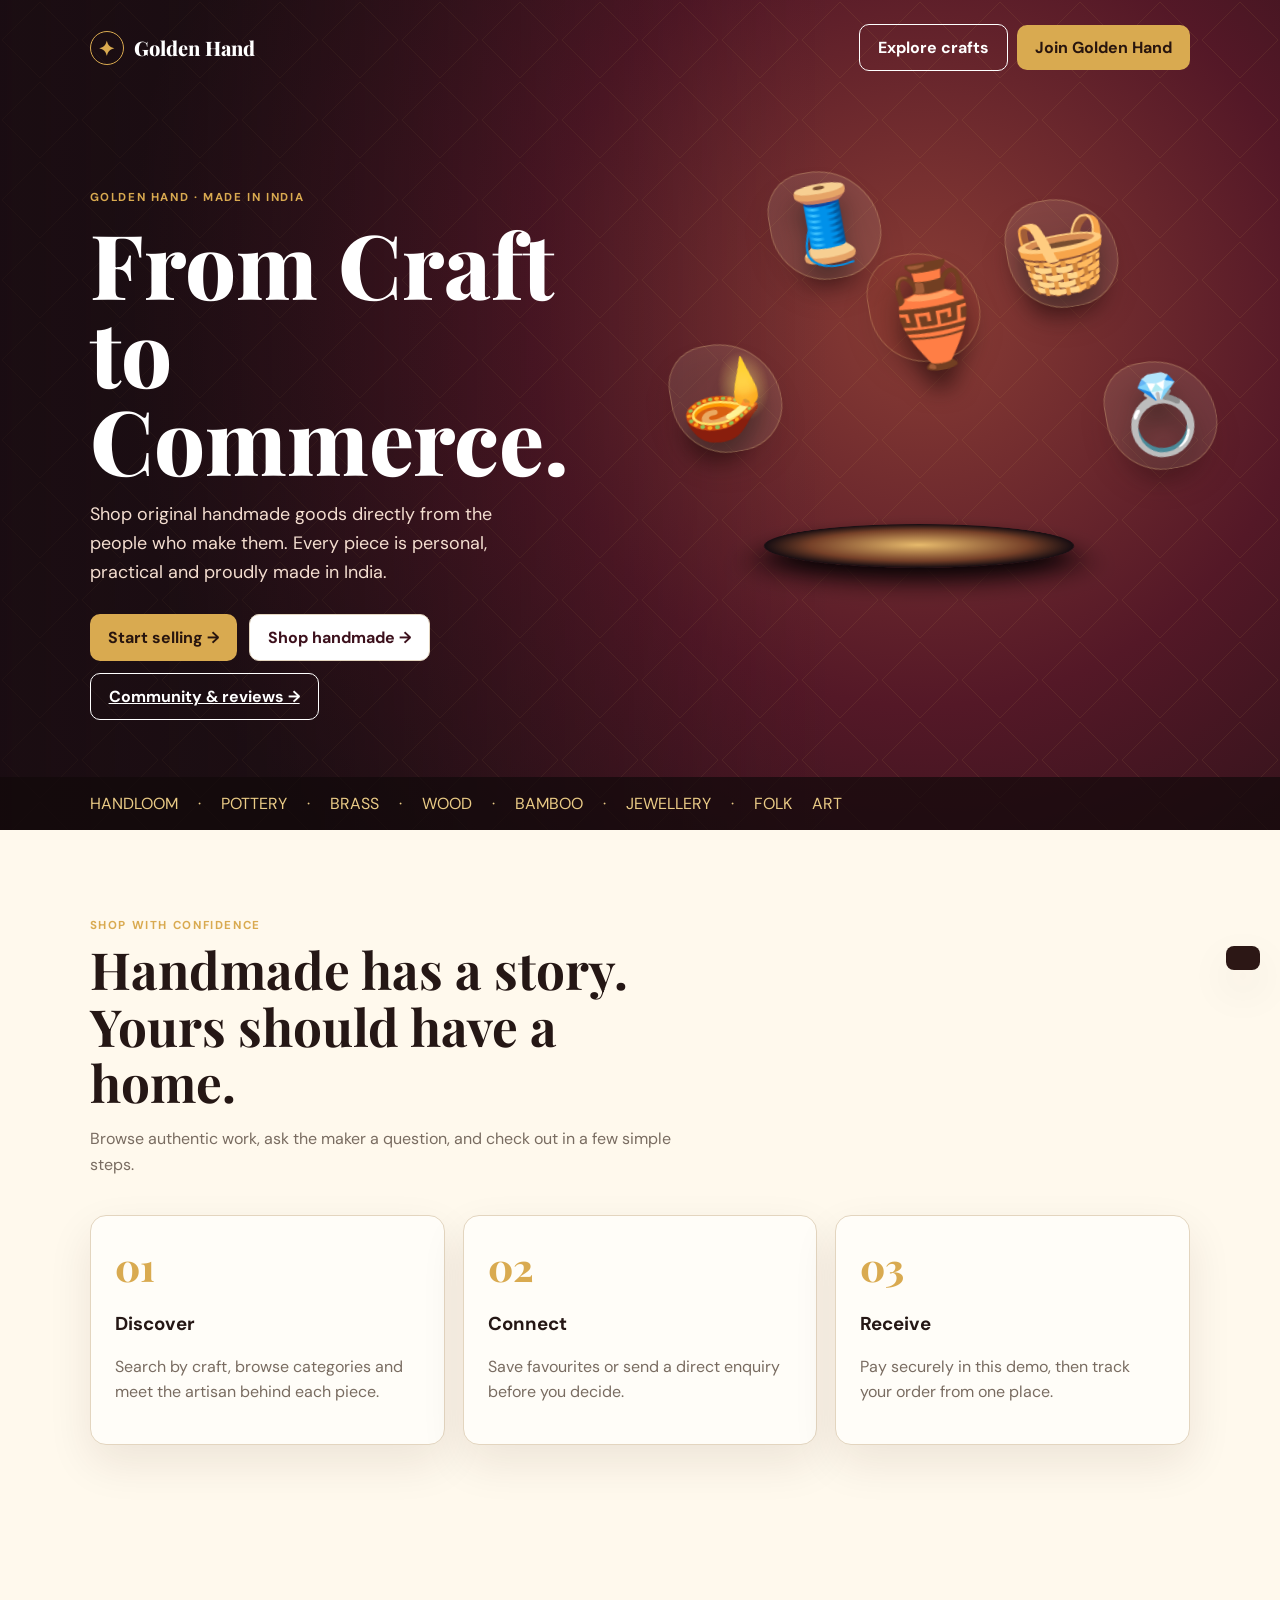
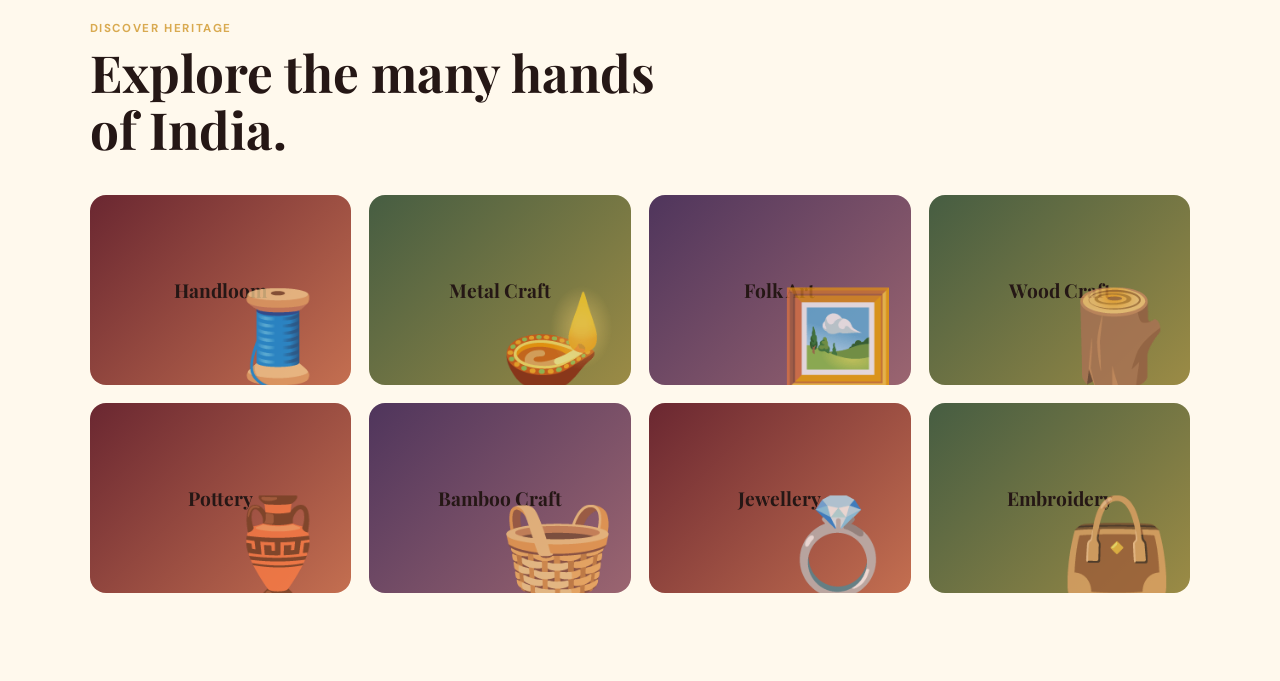
<file: index.html>
<!doctype html>
<html lang="en">
<head>
  <meta charset="UTF-8" />
  <meta name="viewport" content="width=device-width, initial-scale=1.0" />
  <meta name="description" content="Golden Hand — a marketplace for handmade Indian crafts" />
  <meta name="theme-color" content="#3c101c" />
  <title>Golden Hand | Handmade Marketplace</title>
  <link rel="preconnect" href="https://fonts.googleapis.com" />
  <link rel="preconnect" href="https://fonts.gstatic.com" crossorigin />
  <link href="https://fonts.googleapis.com/css2?family=DM+Sans:wght@400;500;600;700;800&family=Playfair+Display:wght@600;700;800&display=swap" rel="stylesheet" />
  <link rel="stylesheet" href="styles.css" />
</head>
<body>
  <div id="toast" role="status" aria-live="polite"></div>
  <main id="app"></main>
  <script src="app.js"></script>
</body>
</html>
</file>
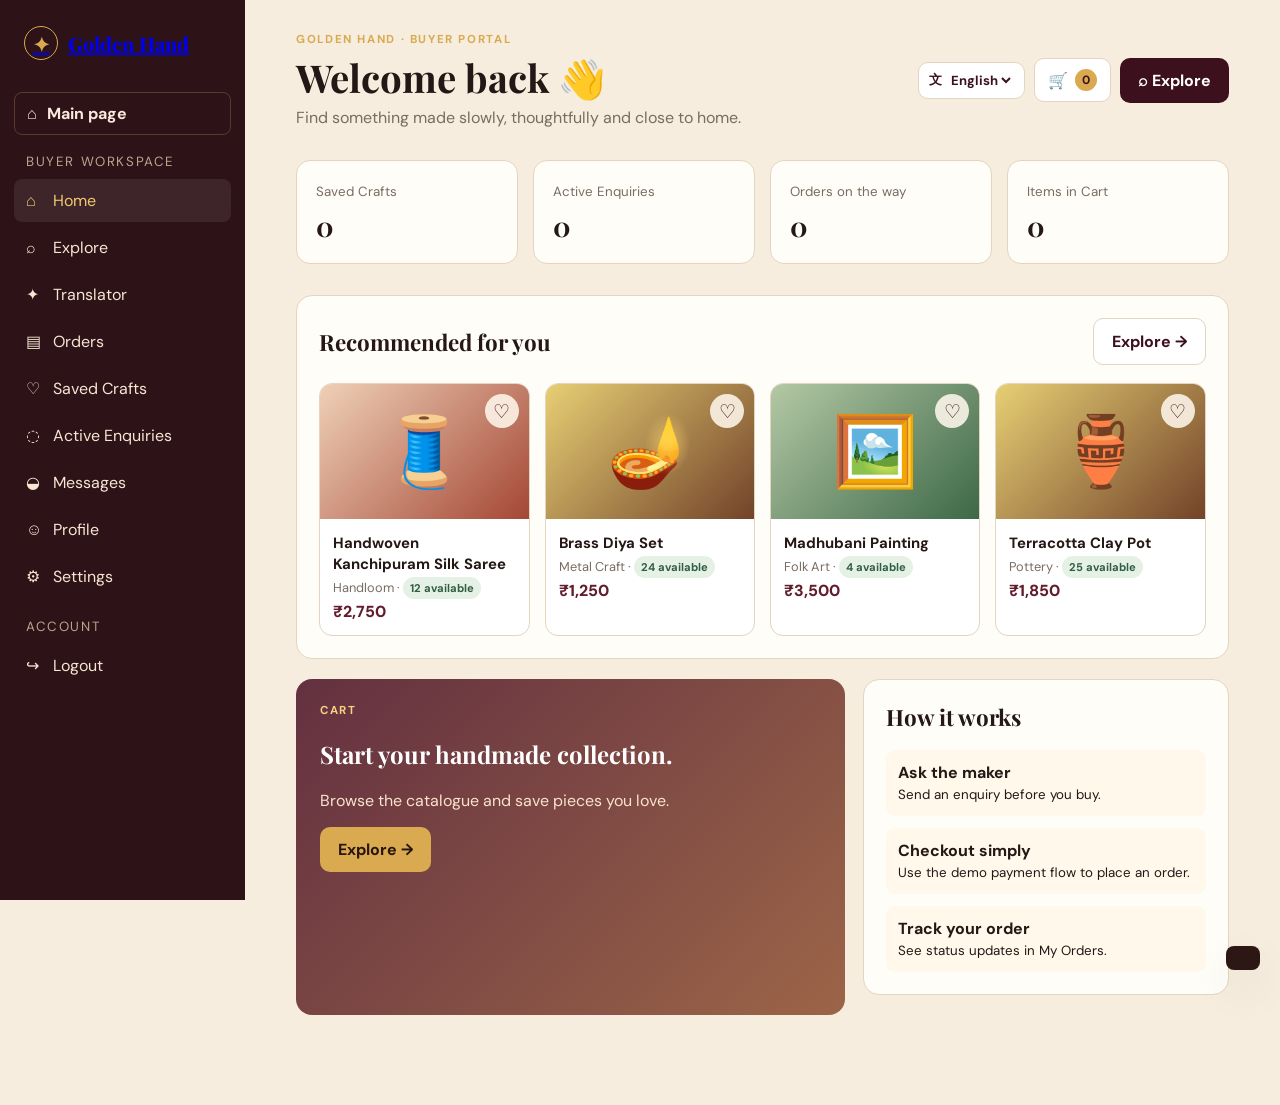
<file: buyer.html>
<!doctype html>
<html lang="en">
<head>
  <meta charset="UTF-8" />
  <meta name="viewport" content="width=device-width, initial-scale=1.0" />
  <meta name="description" content="Golden Hand buyer marketplace" />
  <meta name="theme-color" content="#3c101c" />
  <title>Buyer Dashboard — Golden Hand</title>
  <link rel="preconnect" href="https://fonts.googleapis.com" />
  <link rel="preconnect" href="https://fonts.gstatic.com" crossorigin />
  <link href="https://fonts.googleapis.com/css2?family=DM+Sans:wght@400;500;600;700;800&family=Playfair+Display:wght@600;700;800&display=swap" rel="stylesheet" />
  <link rel="stylesheet" href="styles.css" />
</head>
<body data-role="buyer">
  <div id="toast" role="status"></div>
  <main id="app"></main>
  <script src="app.js"></script>
</body>
</html>
</file>
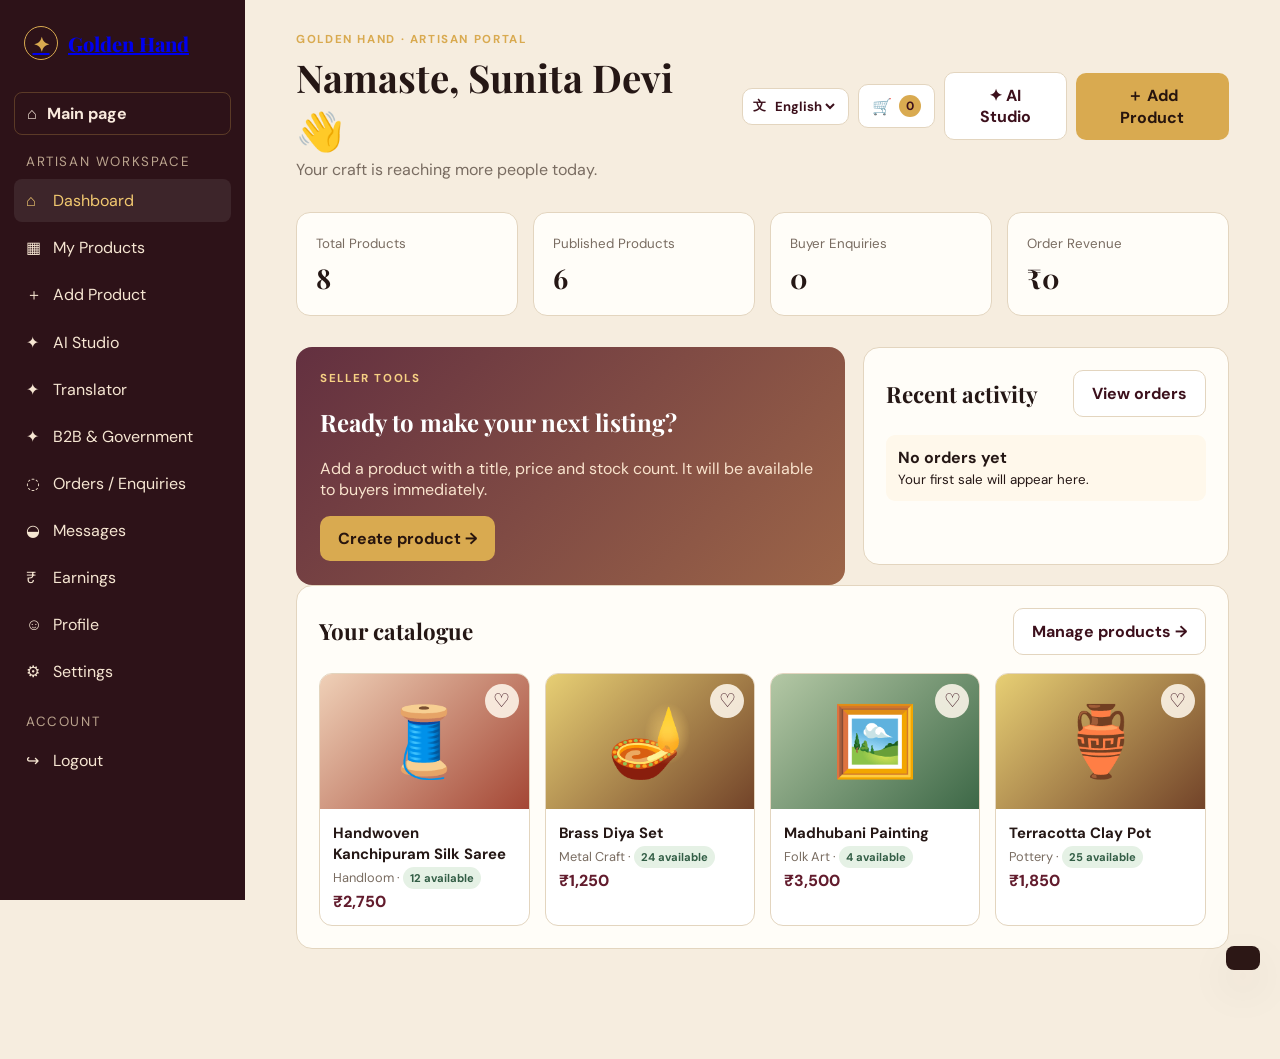
<file: seller.html>
<!doctype html>
<html lang="en">
<head>
  <meta charset="UTF-8" />
  <meta name="viewport" content="width=device-width, initial-scale=1.0" />
  <meta name="description" content="Golden Hand artisan workspace" />
  <meta name="theme-color" content="#3c101c" />
  <title>Seller Dashboard — Golden Hand</title>
  <link rel="preconnect" href="https://fonts.googleapis.com" />
  <link rel="preconnect" href="https://fonts.gstatic.com" crossorigin />
  <link href="https://fonts.googleapis.com/css2?family=DM+Sans:wght@400;500;600;700&family=Playfair+Display:wght@600;700;800&display=swap" rel="stylesheet" />
  <link rel="stylesheet" href="styles.css" />
</head>
<body data-role="seller">
  <div id="toast" role="status"></div>
  <main id="app"></main>
  <script src="app.js"></script>
</body>
</html>
</file>
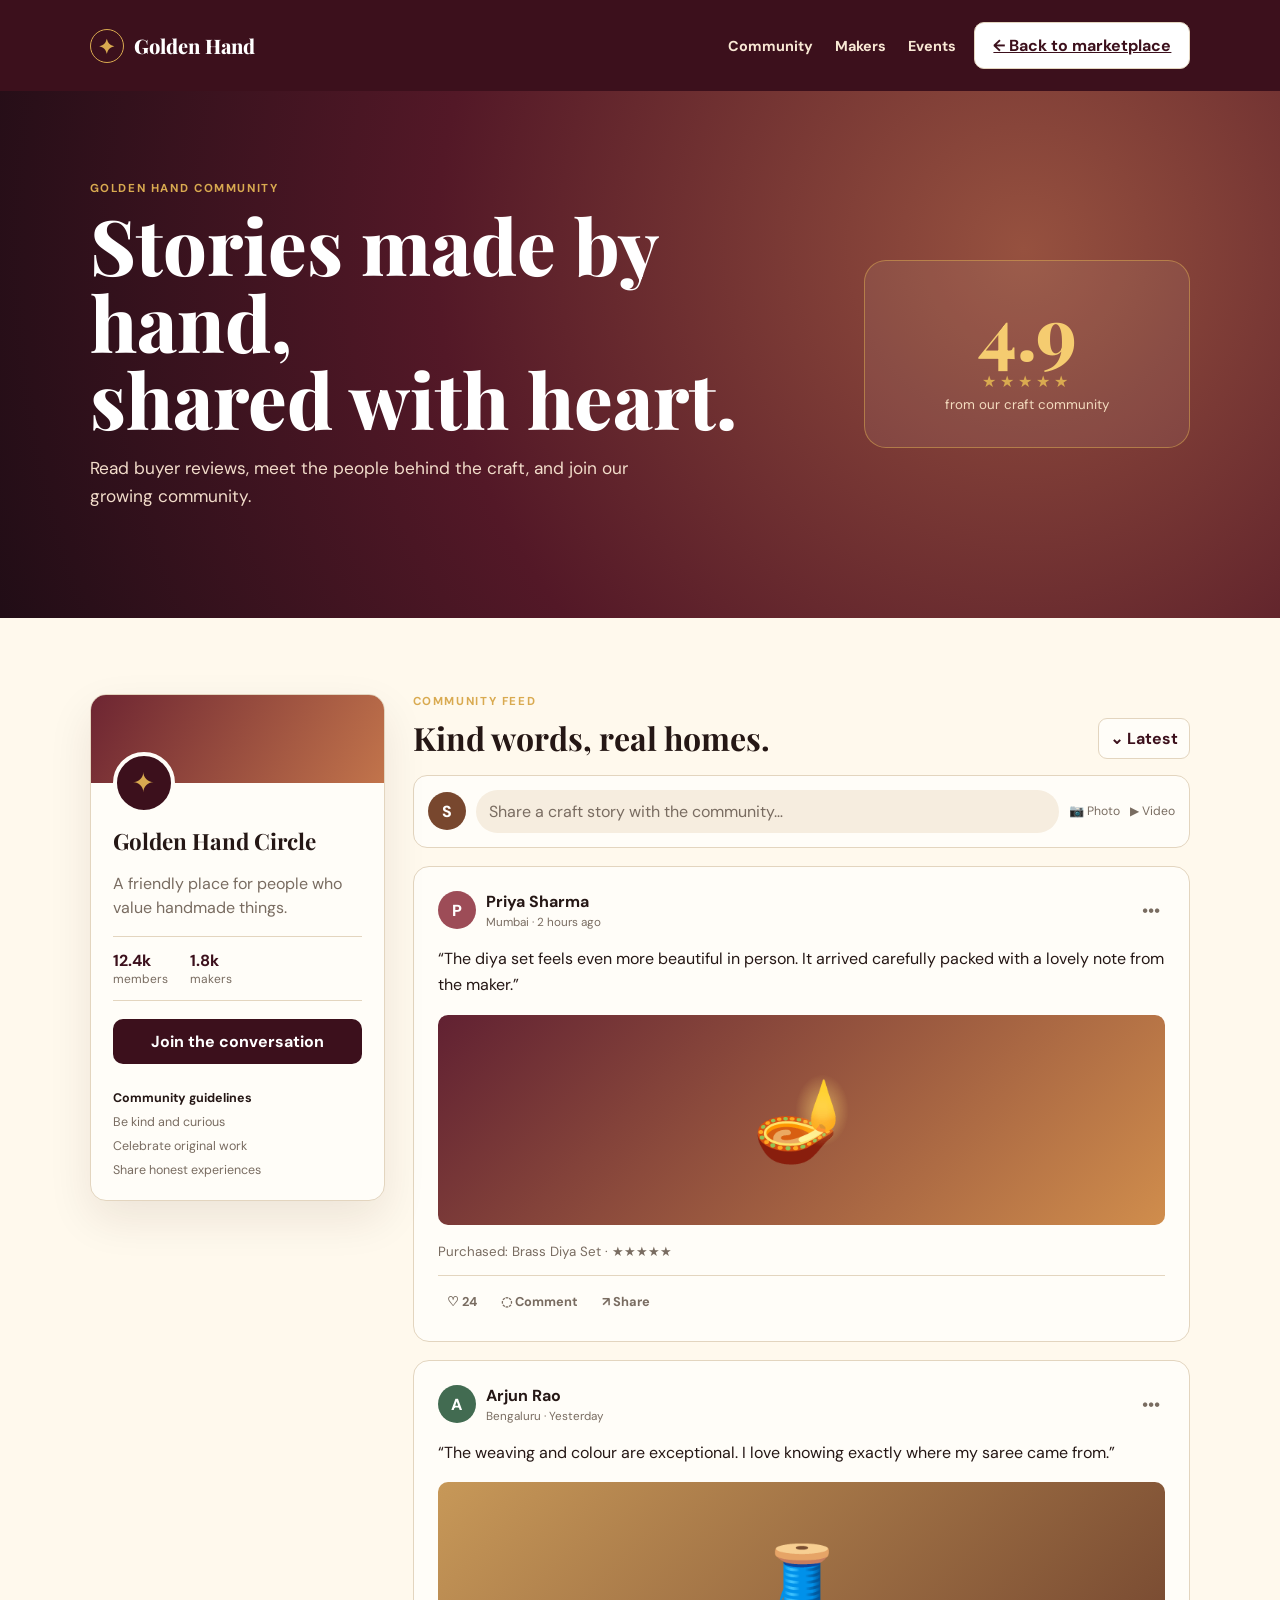
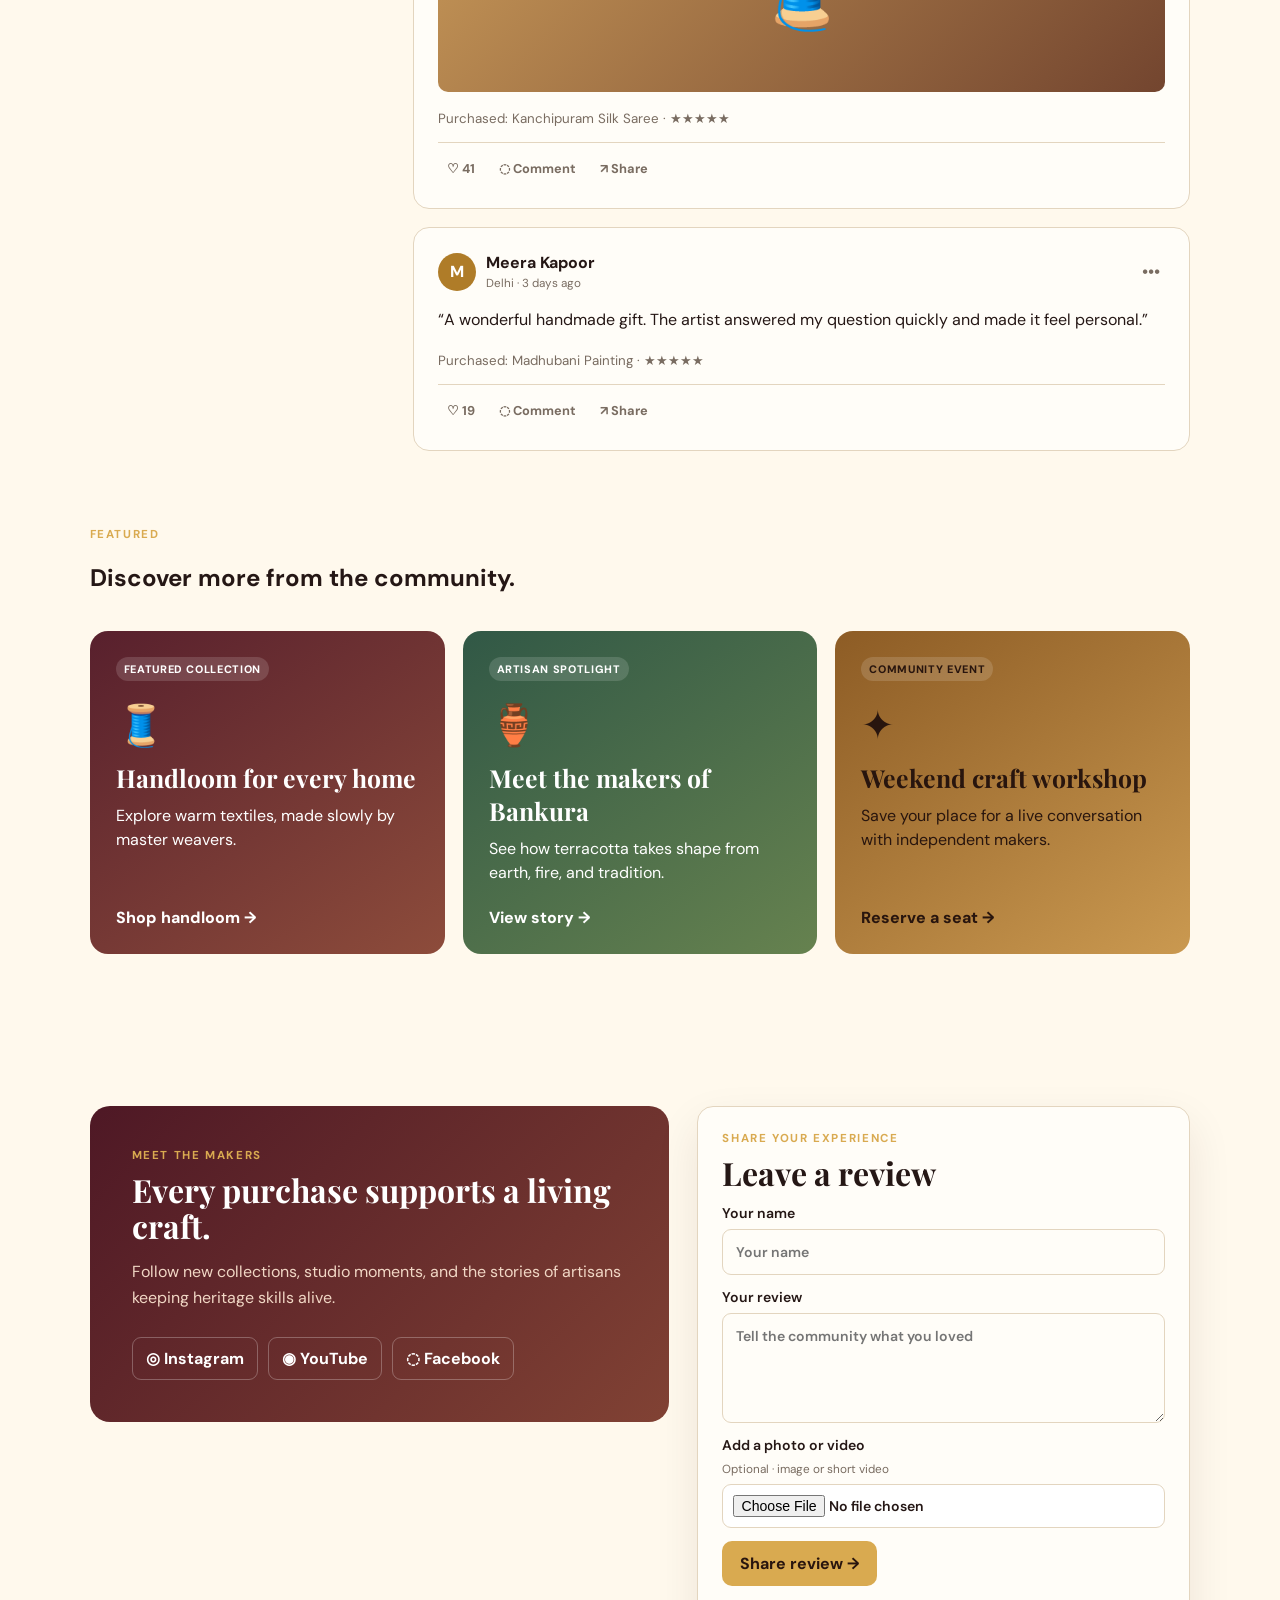
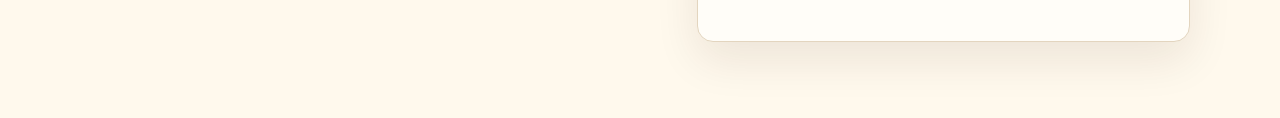
<file: social.html>
<!doctype html>
<html lang="en">
<head>
  <meta charset="UTF-8" />
  <meta name="viewport" content="width=device-width, initial-scale=1.0" />
  <meta name="description" content="Golden Hand community reviews and artisan stories" />
  <title>Community & Reviews — Golden Hand</title>
  <link rel="preconnect" href="https://fonts.googleapis.com" />
  <link rel="preconnect" href="https://fonts.gstatic.com" crossorigin />
  <link href="https://fonts.googleapis.com/css2?family=DM+Sans:wght@400;500;600;700;800&family=Playfair+Display:wght@600;700;800&display=swap" rel="stylesheet" />
  <link rel="stylesheet" href="styles.css" />
</head>
<body class="social-page">
  <header class="social-header">
    <a class="logo" href="index.html"><span class="logo-mark">✦</span> Golden Hand</a>
    <nav class="community-nav" aria-label="Community navigation"><a href="#reviews">Community</a><a href="#makers">Makers</a><a href="#events">Events</a></nav>
    <a class="btn btn-light" href="index.html">← Back to marketplace</a>
  </header>
  <main>
    <section class="social-hero">
      <div>
        <div class="eyebrow">Golden Hand community</div>
        <h1>Stories made by hand,<br>shared with heart.</h1>
        <p>Read buyer reviews, meet the people behind the craft, and join our growing community.</p>
      </div>
      <div class="community-score" aria-label="Rated 4.9 out of 5"><b>4.9</b><span>★★★★★</span><small>from our craft community</small></div>
    </section>

    <section class="social-section community-layout" id="reviews">
      <aside class="community-sidebar">
        <div class="community-cover"></div><div class="community-avatar">✦</div><h2>Golden Hand Circle</h2><p>A friendly place for people who value handmade things.</p><div class="community-meta"><span><b>12.4k</b> members</span><span><b>1.8k</b> makers</span></div><button class="btn btn-dark" type="button" onclick="document.querySelector('#review-name').focus()">Join the conversation</button>
        <div class="community-rules"><b>Community guidelines</b><span>Be kind and curious</span><span>Celebrate original work</span><span>Share honest experiences</span></div>
      </aside>
      <div class="community-feed">
        <div class="feed-heading"><div><div class="eyebrow">Community feed</div><h2>Kind words, real homes.</h2></div><button class="feed-filter" type="button">⌄ Latest</button></div>
        <div class="composer"><div class="member-avatar avatar-sun">S</div><button type="button" onclick="document.querySelector('#review-name').focus()">Share a craft story with the community…</button><span>📷 Photo</span><span>▶ Video</span></div>
        <div class="review-grid">
          <article class="review-card social-post"><div class="post-author"><div class="member-avatar avatar-rose">P</div><div><b>Priya Sharma</b><small>Mumbai · 2 hours ago</small></div><button aria-label="More options">•••</button></div><p>“The diya set feels even more beautiful in person. It arrived carefully packed with a lovely note from the maker.”</p><div class="post-photo diya-photo">🪔</div><small>Purchased: Brass Diya Set · ★★★★★</small><div class="post-actions"><button type="button" onclick="toggleReaction(this)">♡ <span>24</span></button><button type="button">◌ Comment</button><button type="button">↗ Share</button></div></article>
          <article class="review-card social-post"><div class="post-author"><div class="member-avatar avatar-green">A</div><div><b>Arjun Rao</b><small>Bengaluru · Yesterday</small></div><button aria-label="More options">•••</button></div><p>“The weaving and colour are exceptional. I love knowing exactly where my saree came from.”</p><div class="post-photo textile-photo">🧵</div><small>Purchased: Kanchipuram Silk Saree · ★★★★★</small><div class="post-actions"><button type="button" onclick="toggleReaction(this)">♡ <span>41</span></button><button type="button">◌ Comment</button><button type="button">↗ Share</button></div></article>
          <article class="review-card social-post"><div class="post-author"><div class="member-avatar avatar-gold">M</div><div><b>Meera Kapoor</b><small>Delhi · 3 days ago</small></div><button aria-label="More options">•••</button></div><p>“A wonderful handmade gift. The artist answered my question quickly and made it feel personal.”</p><small>Purchased: Madhubani Painting · ★★★★★</small><div class="post-actions"><button type="button" onclick="toggleReaction(this)">♡ <span>19</span></button><button type="button">◌ Comment</button><button type="button">↗ Share</button></div></article>
        </div>
      </div>
    </section>

    <section class="social-section social-promotions" id="events">
      <div class="section-head"><div class="eyebrow">Featured</div><h2>Discover more from the community.</h2></div>
      <div class="ad-grid">
        <article class="ad-card"><span class="ad-label">Featured collection</span><div class="ad-icon">🧵</div><h3>Handloom for every home</h3><p>Explore warm textiles, made slowly by master weavers.</p><a href="buyer.html">Shop handloom →</a></article>
        <article class="ad-card ad-card-green"><span class="ad-label">Artisan spotlight</span><div class="ad-icon">🏺</div><h3>Meet the makers of Bankura</h3><p>See how terracotta takes shape from earth, fire, and tradition.</p><a href="buyer.html">View story →</a></article>
        <article class="ad-card ad-card-gold"><span class="ad-label">Community event</span><div class="ad-icon">✦</div><h3>Weekend craft workshop</h3><p>Save your place for a live conversation with independent makers.</p><a href="#community">Reserve a seat →</a></article>
      </div>
    </section>

    <section class="social-section social-split" id="makers">
      <article class="social-feature"><div class="eyebrow">Meet the makers</div><h2>Every purchase supports a living craft.</h2><p>Follow new collections, studio moments, and the stories of artisans keeping heritage skills alive.</p><div class="social-links"><a href="#community">◎ Instagram</a><a href="#community">◉ YouTube</a><a href="#community">◌ Facebook</a></div></article>
      <form class="review-form" id="community" onsubmit="addReview(event)">
        <div class="eyebrow">Share your experience</div><h2>Leave a review</h2>
        <label class="field">Your name<input required id="review-name" maxlength="50" placeholder="Your name" /></label>
        <label class="field">Your review<textarea required id="review-text" maxlength="280" placeholder="Tell the community what you loved"></textarea></label>
        <label class="field">Add a photo or video <small>Optional · image or short video</small><input id="review-media" type="file" accept="image/*,video/*" onchange="previewReviewMedia(this)" /></label>
        <div class="media-preview" id="media-preview" hidden></div>
        <button class="btn btn-gold" type="submit">Share review →</button>
        <p class="review-note" id="review-note" aria-live="polite"></p>
      </form>
    </section>
  </main>
  <script>
    function addReview(event) {
      event.preventDefault();
      const name = document.querySelector('#review-name').value.trim();
      const text = document.querySelector('#review-text').value.trim();
      const file = document.querySelector('#review-media').files[0];
      const card = document.createElement('article');
      card.className = 'review-card';
      card.innerHTML = `<div class="review-top"><b></b><span>★★★★★</span></div><p></p><div class="review-media"></div><small>Shared with the Golden Hand community</small>`;
      card.querySelector('b').textContent = name;
      card.querySelector('p').textContent = `“${text}”`;
      if (file) {
        const media = file.type.startsWith('video/') ? document.createElement('video') : document.createElement('img');
        media.src = URL.createObjectURL(file);
        media.alt = file.type.startsWith('image/') ? `Review shared by ${name}` : '';
        if (media.tagName === 'VIDEO') media.controls = true;
        card.querySelector('.review-media').append(media);
      }
      document.querySelector('.community-feed .review-grid').prepend(card);
      event.currentTarget.reset();
      document.querySelector('#media-preview').replaceChildren();
      document.querySelector('#media-preview').hidden = true;
      document.querySelector('#review-note').textContent = 'Thank you — your review has been shared.';
    }
    function previewReviewMedia(input) {
      const preview = document.querySelector('#media-preview');
      preview.replaceChildren();
      const file = input.files[0];
      if (!file) { preview.hidden = true; return; }
      const media = file.type.startsWith('video/') ? document.createElement('video') : document.createElement('img');
      media.src = URL.createObjectURL(file);
      media.alt = file.type.startsWith('image/') ? 'Selected review attachment' : '';
      if (media.tagName === 'VIDEO') { media.controls = true; media.muted = true; }
      preview.append(media);
      preview.hidden = false;
    }
    function toggleReaction(button) {
      const count = button.querySelector('span');
      const liked = button.classList.toggle('liked');
      button.firstChild.textContent = liked ? '♥ ' : '♡ ';
      count.textContent = Number(count.textContent) + (liked ? 1 : -1);
    }
  </script>
</body>
</html>
</file>
<file: styles.css>
.upload-zone.dragover{border-color:var(--green);background:#e9f2e4;transform:scale(1.01)}
.language-picker{display:inline-flex;align-items:center;gap:5px;padding:8px 10px;border:1px solid var(--line);border-radius:10px;background:#fff;color:var(--wine);font-size:.82rem}.language-picker span{font-weight:800}.language-picker select{border:0;background:transparent;color:inherit;font-weight:700;max-width:105px}.language-picker select:focus{outline:0}@media(max-width:700px){.language-picker{padding:7px 8px}.language-picker select{max-width:82px;font-size:.72rem}.top-actions .ai-top-button{display:none}}
.auth:before{pointer-events:none}
:root{--ink:#251715;--maroon:#621c2d;--wine:#3c101c;--gold:#d9aa50;--cream:#fff9ed;--paper:#f6eddf;--clay:#bd6042;--green:#325d45;--purple:#5f477d;--line:#e3d5bf;--muted:#796c61;--shadow:0 18px 45px #35160f17}*{box-sizing:border-box}body{margin:0;background:var(--cream);color:var(--ink);font-family:'DM Sans',sans-serif}button,input,select,textarea{font:inherit}button{cursor:pointer;border:0}.eyebrow{font-size:.72rem;font-weight:700;letter-spacing:.14em;text-transform:uppercase;color:var(--gold)}.serif{font-family:'Playfair Display',serif}.logo{display:flex;align-items:center;gap:10px;font-family:'Playfair Display',serif;font-size:1.25rem;font-weight:800}.logo-mark{width:34px;height:34px;display:grid;place-items:center;border:1px solid var(--gold);border-radius:50%;color:var(--gold)}.btn{padding:12px 18px;border-radius:10px;font-weight:700;transition:.2s;display:inline-flex;align-items:center;justify-content:center;gap:8px}.btn:hover{transform:translateY(-2px)}.btn-gold{background:var(--gold);color:#28150e}.btn-dark{background:var(--wine);color:white}.btn-light{background:white;color:var(--wine);border:1px solid var(--line)}.btn-ghost{background:transparent;color:inherit;border:1px solid currentColor}.pattern{background-image:radial-gradient(circle at 50% 0,transparent 8px,#ffffff12 9px,transparent 10px);background-size:24px 24px}.public-nav{position:absolute;z-index:2;inset:0 0 auto;display:flex;justify-content:space-between;align-items:center;padding:24px 7%;color:white}.public-nav .logo{color:white}.nav-actions{display:flex;gap:9px;align-items:center}.hero{min-height:700px;position:relative;overflow:hidden;color:white;background:radial-gradient(circle at 72% 38%,#8a3d35 0,#541827 37%,#1f1014 76%)}.hero:after{content:'';position:absolute;inset:0;background:linear-gradient(90deg,#180b11aa 0%,transparent 65%),url("data:image/svg+xml,%3Csvg xmlns='http://www.w3.org/2000/svg' width='80' height='80'%3E%3Cpath d='M40 2L78 40 40 78 2 40Z' fill='none' stroke='%23d9aa5019'/%3E%3C/svg%3E");pointer-events:none}.hero-copy{position:relative;z-index:1;width:min(580px,90%);padding:190px 0 110px;margin-left:7%}.hero h1{font:800 clamp(3rem,7vw,6.2rem)/.98 'Playfair Display',serif;margin:14px 0}.hero p{color:#f4ded0;max-width:460px;font-size:1.12rem;line-height:1.6}.hero-buttons{display:flex;gap:12px;margin-top:28px;flex-wrap:wrap}.scene{position:absolute;z-index:1;right:4%;top:160px;width:min(49vw,620px);height:440px;perspective:900px}.platform{position:absolute;bottom:15px;left:25%;width:50%;height:80px;border-radius:50%;background:radial-gradient(ellipse,#e7bb6c,#754028 50%,#180e12 70%);transform:rotateX(68deg);box-shadow:0 22px 36px #090305}.craft{position:absolute;display:grid;place-items:center;filter:drop-shadow(0 18px 11px #210b0baa);animation:float 5s ease-in-out infinite}.craft span{display:grid;place-items:center;font-size:clamp(2.8rem,6vw,5.2rem);width:110px;height:110px;border-radius:38% 62% 45% 55%;background:#fff0d51c;border:1px solid #f9d78c44;backdrop-filter:blur(3px);transform:rotate(-10deg)}.c1{left:42%;top:92px;animation-delay:-2s}.c1 span{font-size:6.2rem;background:#c455361c}.c2{left:10%;top:183px;animation-delay:-3s}.c3{right:2%;top:200px;animation-delay:-1s}.c4{left:26%;top:10px}.c5{right:18%;top:38px;animation-delay:-4s}@keyframes float{50%{transform:translateY(-22px) rotate(5deg)}}.ticker{position:absolute;bottom:0;width:100%;z-index:2;padding:16px 7%;background:#12090bb5;color:#eacb86;word-spacing:16px}.section{padding:88px 7%;max-width:1500px;margin:auto}.section-head{max-width:610px;margin-bottom:38px}.section h2{font:700 clamp(2rem,4vw,3.4rem)/1.1 'Playfair Display',serif;margin:8px 0}.section-head p{color:var(--muted);line-height:1.6}.steps,.tool-grid,.craft-grid{display:grid;grid-template-columns:repeat(3,1fr);gap:18px}.card{background:#fffdf8;border:1px solid var(--line);border-radius:16px;padding:24px;box-shadow:var(--shadow)}.step-no{font:800 2.4rem 'Playfair Display',serif;color:var(--gold)}.card p{line-height:1.55;color:var(--muted)}.craft-grid{grid-template-columns:repeat(4,1fr)}.craft-card{min-height:190px;position:relative;overflow:hidden;padding:20px;background:linear-gradient(135deg,#6a2731,#c46f50);color:white;border-radius:16px}.craft-card:nth-child(2n){background:linear-gradient(135deg,#465d42,#9b8b45)}.craft-card:nth-child(3n){background:linear-gradient(135deg,#4f355c,#9b6570)}.craft-card b{font:700 1.2rem 'Playfair Display',serif}.craft-card span{position:absolute;right:15px;bottom:-14px;font-size:5.8rem;opacity:.75}.tool-grid{grid-template-columns:repeat(5,1fr)}.tool-grid .card{min-height:180px}.tool-icon{font-size:2rem}.cta{max-width:none;background:linear-gradient(125deg,#4b1622,#7d2931);color:white;text-align:center;border-radius:24px;margin:25px 7% 80px;padding:72px 22px;position:relative;overflow:hidden}.cta:before{content:'✦  ◆  ✦  ◆  ✦';letter-spacing:24px;color:#d9aa5036;font-size:5rem;position:absolute;inset:10px auto auto -15px;white-space:nowrap}.cta>*{position:relative}.cta h2{font:700 clamp(2rem,4vw,3.4rem) 'Playfair Display',serif;margin:0}.cta p{color:#efd9c2}.auth{min-height:100vh;display:grid;place-items:center;padding:25px;background:radial-gradient(circle at 70% 20%,#91443b,#3b101d 48%,#16090e)}.auth:before{content:'';position:fixed;inset:0;opacity:.27;background-image:linear-gradient(45deg,#d9aa50 1px,transparent 1px),linear-gradient(-45deg,#d9aa50 1px,transparent 1px);background-size:48px 48px}.auth-box{position:relative;width:min(100%,460px);padding:32px;border:1px solid #f0cb8055;border-radius:22px;background:#fffaf0ed;box-shadow:0 25px 65px #17050c80}.auth-box .logo{color:var(--wine);justify-content:center}.tagline{text-align:center;color:var(--muted);margin:4px 0 27px}.field{display:grid;gap:7px;margin:13px 0;font-size:.88rem;font-weight:600}.field input,.field select,.field textarea{width:100%;padding:13px;border:1px solid var(--line);border-radius:9px;background:#fffdf8;outline-color:var(--gold)}.auth-divider{display:flex;align-items:center;gap:10px;color:var(--muted);font-size:.8rem;margin:18px 0}.auth-divider:before,.auth-divider:after{content:'';height:1px;background:var(--line);flex:1}.forgot{font-size:.83rem;color:var(--maroon);float:right}.role-wrap{max-width:840px;text-align:center}.role-wrap h1{color:var(--wine)}.roles{display:grid;grid-template-columns:1fr 1fr;gap:20px;text-align:left;margin-top:27px}.role-card{padding:30px;border-radius:22px;border:1px solid var(--line);background:#fffaf0;box-shadow:var(--shadow)}.role-card.buyer{background:#faf5ff;border-color:#d9cbe9}.role-card .role-icon{font-size:3rem}.role-card h2{font-family:'Playfair Display',serif;margin:12px 0 5px}.role-card p{color:var(--muted);line-height:1.5;min-height:72px}.app-shell{min-height:100vh;display:flex;background:var(--paper)}.side{width:245px;background:#2d1218;color:#f9eadd;padding:26px 14px;position:fixed;height:100vh;z-index:5}.side .logo{padding:0 10px;margin-bottom:32px}.side small{display:block;color:#bba48e;margin:18px 12px 7px;text-transform:uppercase;letter-spacing:.12em}.side button{width:100%;text-align:left;color:#f6e6d2;background:transparent;padding:11px 12px;border-radius:8px;margin:2px 0}.side button:hover,.side button.active{background:#ffffff14;color:#f2c970}.side button span{display:inline-block;width:27px}.dashboard{margin-left:245px;width:calc(100% - 245px);padding:32px 4% 90px}.topbar{display:flex;justify-content:space-between;gap:15px;align-items:center;margin-bottom:32px}.topbar h1{font:700 clamp(1.8rem,3vw,2.6rem) 'Playfair Display',serif;margin:4px 0}.top-actions{display:flex;gap:9px;align-items:center}.language{border:1px solid var(--line);background:#fffaf0;border-radius:8px;padding:9px}.metrics{display:grid;grid-template-columns:repeat(4,1fr);gap:15px;margin-bottom:31px}.metric{padding:19px;border-radius:14px;background:#fffdf8;border:1px solid var(--line)}.metric b{font:700 1.7rem 'Playfair Display',serif;display:block;margin-top:7px}.metric small{color:var(--muted)}.panel{background:#fffdf8;border:1px solid var(--line);border-radius:16px;padding:22px;margin-bottom:20px}.panel-title{display:flex;justify-content:space-between;align-items:center;gap:12px;margin-bottom:18px}.panel-title h2{font:700 1.4rem 'Playfair Display',serif;margin:0}.product-grid{display:grid;grid-template-columns:repeat(4,1fr);gap:15px}.product{background:#fff;border:1px solid var(--line);border-radius:13px;overflow:hidden;transition:.2s}.product:hover{transform:translateY(-4px);box-shadow:var(--shadow)}.product-image{height:135px;display:grid;place-items:center;font-size:4.3rem;background:linear-gradient(135deg,#efd0b7,#a44735)}.product:nth-child(2n) .product-image{background:linear-gradient(135deg,#e7cf74,#724329)}.product:nth-child(3n) .product-image{background:linear-gradient(135deg,#b4c8a5,#3d6847)}.product-info{padding:13px}.product-info b{font-size:.93rem}.product-info p{font-size:.8rem;color:var(--muted);margin:5px 0}.price{color:var(--maroon);font-weight:800}.badge{font-size:.7rem;font-weight:700;padding:4px 7px;border-radius:20px;background:#e5f1e5;color:var(--green)}.badge.draft{background:#fff0cd;color:#885b10}.quick{display:grid;grid-template-columns:1.2fr .8fr;gap:18px}.ai-card{color:white;background:linear-gradient(135deg,#633040,#9c6548);border-radius:16px;padding:24px}.ai-card p{color:#f9e3cd}.activity{display:grid;gap:12px}.activity div{padding:12px;background:#fff8eb;border-radius:9px}.searchbar{display:flex;gap:8px;margin-bottom:18px}.searchbar input{flex:1;padding:13px;border:1px solid var(--line);border-radius:9px}.filters{display:flex;gap:8px;flex-wrap:wrap;margin-bottom:20px}.filter{padding:8px 11px;background:#fffaf0;border:1px solid var(--line);border-radius:50px;color:var(--muted);font-size:.84rem}.workflow{max-width:900px;margin:auto}.progress{display:flex;justify-content:space-between;margin:0 0 25px}.progress div{font-size:.8rem;color:var(--muted);text-align:center}.progress div:before{content:attr(data-step);display:grid;place-items:center;width:28px;height:28px;border-radius:50%;background:var(--line);margin:auto auto 5px}.progress .on:before{background:var(--gold);color:#321b0f}.upload-zone{border:2px dashed #d7bd92;border-radius:14px;padding:45px 20px;text-align:center;background:#fffaf0}.upload-zone input{display:none}.preview{display:grid;grid-template-columns:1fr 1fr;gap:15px}.image-preview{min-height:220px;border-radius:13px;display:grid;place-items:center;background:linear-gradient(135deg,#dfb59c,#894232);font-size:6rem;overflow:hidden}.image-preview img{width:100%;height:100%;object-fit:cover}.ai-options{display:flex;flex-wrap:wrap;gap:8px;margin:17px 0}.ai-options button{padding:8px 10px;border-radius:20px;border:1px solid var(--line);background:white;font-size:.82rem}.ai-options button.selected{background:#f6dfb4;border-color:var(--gold)}.mic{margin:17px auto;width:86px;height:86px;border-radius:50%;background:var(--maroon);color:white;font-size:2rem;box-shadow:0 0 0 10px #621c2d1c}.mic.listening{animation:pulse 1s infinite;background:var(--clay)}@keyframes pulse{50%{box-shadow:0 0 0 22px #bd60421c}}.wave{height:36px;display:flex;justify-content:center;align-items:center;gap:3px}.wave i{width:4px;height:12px;background:var(--gold);border-radius:3px;animation:wave .7s infinite alternate}.wave i:nth-child(2n){animation-delay:.2s;height:26px}.wave i:nth-child(3n){animation-delay:.4s;height:18px}@keyframes wave{to{transform:scaleY(.25)}}.form-grid{display:grid;grid-template-columns:1fr 1fr;gap:14px}.wide{grid-column:1/-1}.price-box{background:#fff3dc;padding:17px;border-radius:12px;border-left:4px solid var(--gold)}.price-box b{font:700 2rem 'Playfair Display',serif;color:var(--maroon)}.template-grid{display:grid;grid-template-columns:repeat(5,1fr);gap:10px}.template{padding:18px 10px;text-align:center;border:2px solid transparent;border-radius:12px;background:#eee0ce;cursor:pointer}.template:nth-child(2){background:#d7976d}.template:nth-child(3){background:#caad71}.template:nth-child(4){background:#6d2733;color:white}.template:nth-child(5){background:#b0b77c}.template.selected{border-color:var(--wine);transform:translateY(-3px)}.table{width:100%;border-collapse:collapse}.table th,.table td{padding:13px 9px;border-bottom:1px solid var(--line);text-align:left;font-size:.88rem}.table th{color:var(--muted);font-size:.74rem;text-transform:uppercase}.translator{max-width:840px;margin:auto}.translate-grid{display:grid;grid-template-columns:1fr 42px 1fr;gap:12px;align-items:center}.translate-box{border:1px solid var(--line);border-radius:13px;overflow:hidden}.translate-box header{padding:10px 13px;background:#f8efdf;font-size:.8rem;font-weight:700}.translate-box textarea{border:0;min-height:170px;resize:vertical;border-radius:0}.center{text-align:center}.empty{padding:45px;text-align:center;color:var(--muted)}.bottom-nav{display:none}#toast{position:fixed;z-index:20;right:20px;bottom:20px;padding:12px 17px;background:#2c1715;color:white;border-radius:8px;transform:translateY(90px);transition:.3s;box-shadow:var(--shadow)}#toast.show{transform:none}
@media(max-width:1000px){.tool-grid{grid-template-columns:repeat(3,1fr)}.product-grid{grid-template-columns:repeat(3,1fr)}.metrics{grid-template-columns:repeat(2,1fr)}.template-grid{grid-template-columns:repeat(3,1fr)}.scene{opacity:.72;right:-6%;transform:scale(.8)}.hero-copy{padding-top:185px}.quick{grid-template-columns:1fr}}
@media(max-width:700px){.public-nav{padding:16px 5%}.public-nav .nav-actions .btn-ghost{display:none}.hero{min-height:730px}.hero-copy{padding:135px 5% 230px;margin:0;width:100%}.scene{top:auto;bottom:8px;right:3%;width:94%;height:300px;transform:scale(.76);transform-origin:bottom right}.ticker{font-size:.78rem}.section{padding:62px 5%}.steps,.craft-grid,.tool-grid{grid-template-columns:repeat(2,1fr)}.tool-grid .card{min-height:150px;padding:16px}.cta{margin:10px 5% 65px;padding:52px 17px}.roles{grid-template-columns:1fr}.role-card p{min-height:0}.auth{padding:16px}.auth-box{padding:24px}.side{display:none}.dashboard{margin:0;width:100%;padding:24px 5% 85px}.topbar{align-items:flex-start}.top-actions .btn{display:none}.metrics{gap:10px}.metric{padding:14px}.product-grid{grid-template-columns:repeat(2,1fr);gap:10px}.product-image{height:110px}.panel{padding:16px}.bottom-nav{position:fixed;z-index:10;bottom:0;left:0;right:0;height:64px;display:flex;align-items:center;justify-content:space-around;background:#2d1218;color:#fff8ec;padding:0 5px}.bottom-nav button{color:#f4e5d4;background:none;font-size:.67rem;display:grid;place-items:center;gap:2px}.bottom-nav button span{font-size:1.25rem}.bottom-nav .plus{background:var(--gold);color:#2d1218;border-radius:50%;width:48px;height:48px;margin-top:-25px;font-size:1.3rem}.preview,.form-grid,.translate-grid{grid-template-columns:1fr}.translate-grid>span{transform:rotate(90deg);justify-self:center}.table{min-width:650px}.table-wrap{overflow:auto}.language{font-size:.75rem}.topbar h1{font-size:1.7rem}.craft-card{min-height:145px}.craft-card span{font-size:4rem}.template-grid{grid-template-columns:repeat(2,1fr)}}

/* Keep every generated view usable between phone, tablet and desktop widths. */
html{overflow-x:hidden}body{overflow-x:hidden}.app-shell,.dashboard,.panel,.card{min-width:0}.dashboard{max-width:100%;overflow:hidden}.topbar>div:first-child{min-width:0}.topbar h1,.product-info b,.cart-copy b{overflow-wrap:anywhere}.panel-title{min-width:0}.panel-title>div{min-width:0}.panel-title h2{overflow-wrap:anywhere}.product-grid,.metrics,.quick,.form-grid,.preview,.translate-grid,.market-grid{min-width:0}.product-image img,.image-preview img,.ai-preview img{max-width:100%}.field input,.field select,.field textarea,.searchbar input{min-width:0;max-width:100%}
@media (max-width:1000px){.side{width:210px}.dashboard{padding-left:4%;padding-right:4%}.topbar{gap:16px}.top-actions{flex-wrap:wrap;justify-content:flex-end}.cart-layout{grid-template-columns:minmax(0,1fr) minmax(230px,.8fr)}}
@media (max-width:700px){.public-nav .logo{font-size:1.05rem}.public-nav .logo-mark{width:30px;height:30px}.nav-actions{gap:6px}.nav-actions .btn{padding:10px 12px;font-size:.78rem}.hero-copy h1{font-size:clamp(2.7rem,12vw,4.5rem);line-height:1.02}.hero-copy p{max-width:34rem}.hero-buttons,.searchbar,.translator-actions{display:flex;flex-wrap:wrap;gap:10px}.hero-buttons .btn,.searchbar input,.searchbar select,.searchbar .btn{flex:1 1 100%;width:100%}.section-head h2{font-size:clamp(1.8rem,7vw,2.6rem)}.topbar{display:flex;flex-wrap:wrap}.topbar>div:first-child{flex:1 1 100%}.top-actions{width:100%;justify-content:space-between}.top-actions .language-picker,.top-actions .cart-button{display:inline-flex}.topbar h1{font-size:clamp(1.55rem,7vw,2rem)}.metrics,.product-grid{grid-template-columns:1fr}.metric b{font-size:1.25rem}.quick,.cart-layout{grid-template-columns:1fr}.cart-line{align-items:flex-start;flex-wrap:wrap}.cart-line>strong{margin-left:92px}.cart-copy{min-width:calc(100% - 94px)}.cart-icon{width:76px;flex:0 0 76px}.quantity{flex-wrap:wrap}.order-summary{order:-1}.panel-title{align-items:flex-start;flex-wrap:wrap}.panel-title>.btn{width:100%}.form-grid,.catalog-output{grid-template-columns:1fr}.form-grid .wide{grid-column:auto}.field input,.field select,.field textarea{width:100%}.preview{grid-template-columns:1fr}.image-preview{min-height:240px!important}.translate-box textarea{min-height:180px}.translator-actions .btn{flex:1 1 100%}.feature-status{white-space:normal}.voice-row{align-items:flex-start}.market-grid{grid-template-columns:1fr}.market-card{padding:20px}.bottom-nav{justify-content:flex-start;overflow-x:auto;gap:4px;padding:0 6px}.bottom-nav button{flex:0 0 64px;min-width:64px}.bottom-nav .plus{flex:0 0 48px;min-width:48px}.dashboard{padding-bottom:92px}}
@media (max-width:420px){.auth-box{padding:20px 16px}.steps,.craft-grid,.tool-grid,.template-grid{grid-template-columns:1fr}.product-grid{grid-template-columns:1fr}.product-image{height:150px}.metric{padding:12px 10px}.metric small{font-size:.68rem}.metric b{font-size:1.15rem}.top-actions{gap:6px}.language-picker{max-width:calc(100% - 58px)}.language-picker select{max-width:100px}.cart-button{padding:9px 10px}.panel{padding:14px}.searchbar{gap:8px}.searchbar input,.searchbar select,.searchbar .btn{flex-basis:100%}.craft-card{min-height:125px}.craft-card span{font-size:3.2rem}.hero{min-height:760px}.scene{transform:scale(.65);right:-3%}}

.mobile-menu-button,.mobile-menu-backdrop{display:none}
@media (max-width:700px){.mobile-menu-button{display:grid;position:fixed;z-index:30;top:14px;left:14px;width:44px;height:44px;padding:10px;border:1px solid #d9aa5066;border-radius:10px;background:#2d1218;box-shadow:0 8px 20px #35160f2b;place-content:center;gap:5px}.mobile-menu-button span{display:block;width:22px;height:2px;border-radius:2px;background:#fff8ec;transition:.2s}.mobile-menu-backdrop{position:fixed;z-index:19;inset:0;background:#180b1166}.side{display:flex;position:fixed;z-index:20;inset:0 auto 0 0;width:min(290px,86vw);height:100vh;overflow-y:auto;transform:translateX(-105%);transition:transform .25s ease;box-shadow:12px 0 32px #180b1140}.mobile-menu-open .side{transform:translateX(0)}.mobile-menu-open .mobile-menu-backdrop{display:block}.mobile-menu-open .mobile-menu-button span:first-child{transform:translateY(7px) rotate(45deg)}.mobile-menu-open .mobile-menu-button span:nth-child(2){opacity:0}.mobile-menu-open .mobile-menu-button span:last-child{transform:translateY(-7px) rotate(-45deg)}.bottom-nav{gap:0;overflow:hidden;padding:0 2px;scrollbar-width:none}.bottom-nav::-webkit-scrollbar{display:none}.bottom-nav button{flex:1 1 0;min-width:0;width:auto;padding:0 2px;white-space:normal;line-height:1.1}.bottom-nav button span{font-size:1.15rem}.bottom-nav .plus{flex:0 0 42px;min-width:42px;width:42px}.dashboard{padding-top:76px}}

@media (min-width:1001px){.dashboard{flex:0 1 1040px;width:min(100%,1040px);margin-right:auto}}
@media (max-width:1000px){.dashboard{width:100%;max-width:none}}
.home-link{display:flex;align-items:center;gap:10px;padding:10px 12px;margin:14px 0;color:#f9eadd;text-decoration:none;border:1px solid #d9aa5044;border-radius:8px;font-weight:700}.home-link:hover{background:#ffffff12}
.public-nav a.logo{text-decoration:none;color:inherit}.cart-button{display:inline-flex;align-items:center;gap:7px;padding:10px 13px;border:1px solid var(--line);border-radius:10px;background:white;color:var(--wine);font-weight:700}.cart-button span,.side em{display:inline-grid;place-items:center;min-width:22px;height:22px;border-radius:50%;background:var(--gold);color:var(--wine);font-size:.75rem;font-style:normal}.product{position:relative}.product-heart{position:absolute;right:10px;top:10px;z-index:1;width:34px;height:34px;border-radius:50%;background:#fff9eddd;color:var(--wine);font-size:1.2rem}.searchbar select{min-width:170px;padding:12px;border:1px solid var(--line);border-radius:10px;background:#fff}.cart-layout{display:grid;grid-template-columns:minmax(0,1.5fr) minmax(280px,.8fr);gap:20px}.cart-line{display:flex;align-items:center;gap:16px;padding:18px 0;border-bottom:1px solid var(--line)}.cart-line:last-child{border-bottom:0}.cart-icon{display:grid;place-items:center;width:76px;height:76px;border-radius:12px;background:var(--paper);font-size:2.6rem}.cart-copy{display:grid;gap:5px;flex:1}.cart-copy small{color:var(--muted)}.quantity{display:flex;align-items:center;gap:10px;margin-top:7px}.quantity button{width:30px;height:30px;border-radius:7px;background:var(--paper);color:var(--wine)}.quantity .remove-button{width:auto;padding:0 8px;background:transparent;color:var(--clay);font-size:.82rem}.order-summary{height:max-content;display:grid;gap:14px}.order-summary>div{display:flex;justify-content:space-between}.summary-total{font-size:1.25rem}.order-summary small{color:var(--muted);line-height:1.5}.checkout-form{max-width:860px}.checkout-form>button{margin-top:20px}.checkout-card{max-width:620px;text-align:center;margin:auto}.success-mark{display:grid;place-items:center;width:64px;height:64px;margin:0 auto 16px;border-radius:50%;background:#d8ebd9;color:var(--green);font-size:2rem;font-weight:800}.text-button{margin-top:20px;padding:0;background:none;color:var(--wine);font-weight:700}.side button{position:relative}.side em{position:absolute;right:14px}.craft-card{border:0;font:inherit;color:inherit;cursor:pointer}.craft-card b{display:block}@media(max-width:700px){.cart-layout{grid-template-columns:1fr}.cart-line{align-items:flex-start}.cart-line>strong{font-size:.9rem}.searchbar select{width:100%}.cart-button{padding:8px 10px}}
.ai-workspace{display:grid;gap:20px}.ai-workspace .panel{margin:0}.muted{color:var(--muted);margin:.35rem 0 0}.feature-status{padding:7px 10px;border-radius:999px;background:#edf4e9;color:var(--green);font-size:.72rem;font-weight:700;white-space:nowrap}.upload-zone{display:grid;place-items:center;gap:7px;min-height:160px;margin:12px 0;padding:20px;border:2px dashed var(--gold);border-radius:14px;background:#fffaf0;text-align:center;color:var(--wine);cursor:pointer}.upload-zone input{display:none}.upload-icon{font-size:2.5rem}.upload-zone small,.voice-row small{color:var(--muted)}.ai-preview{display:grid;place-items:center;min-height:180px;margin:12px 0;border-radius:12px;background:var(--paper);color:var(--muted);overflow:hidden}.ai-preview img{display:block;width:100%;height:250px;object-fit:contain;transition:.3s}.ai-preview img.enhanced{filter:saturate(1.25) contrast(1.08) brightness(1.08);background:#fff}.ai-options{display:flex;flex-wrap:wrap;gap:8px;margin:14px 0}.ai-option{padding:9px 11px;border:1px solid var(--line);border-radius:8px;background:#fff;color:var(--wine);font-size:.82rem}.ai-option.selected{border-color:var(--green);background:#edf4e9;color:var(--green)}.voice-row{display:flex;align-items:center;gap:15px;margin:12px 0 18px}.voice-row div{display:grid;gap:4px}.catalog-output{display:grid;grid-template-columns:1fr 1fr;gap:14px;margin:16px 0}.price-box{display:grid;gap:5px;margin:18px 0;padding:18px;border-radius:10px;background:#fff5e7}.price-box b{font-family:'Playfair Display',serif;font-size:2rem;color:var(--wine)}.price-box p{margin:0;color:var(--muted)}.translator-panel{max-width:1000px}.translate-box{border:1px solid var(--line);border-radius:10px;overflow:hidden;background:#fff}.translate-box header{padding:11px 13px;background:var(--paper);font-size:.72rem;font-weight:800;letter-spacing:.08em;color:var(--muted)}.translate-box select{float:right;border:0;background:transparent;color:var(--wine);font-weight:700}.translate-box textarea{display:block;width:100%;border:0;resize:vertical;padding:14px;min-height:170px}.translator-actions{display:flex;gap:10px;margin-top:15px}.market-grid{display:grid;grid-template-columns:1fr 1fr;gap:20px}.market-card{padding:26px;border-radius:12px;background:var(--wine);color:white}.market-card:nth-child(2){background:var(--green)}.market-card p{color:#fff9edcc;line-height:1.6}.market-icon{font-size:2.3rem}.market-result{grid-column:1 / -1}.check-row{display:flex;align-items:center;gap:10px;padding:12px 0;border-bottom:1px solid var(--line)}.check-row input{width:18px;height:18px;accent-color:var(--green)}.market-result>.muted{display:block;margin-top:15px}@media(max-width:700px){.catalog-output,.market-grid{grid-template-columns:1fr}.market-result{grid-column:auto}.feature-status{font-size:.65rem}.topbar .top-actions{gap:5px}.ai-options{gap:5px}.translator-actions{flex-wrap:wrap}}

/* Dashboard layout scales from a compact desktop view to a vertical phone view. */
@media (min-width:701px) and (max-width:1000px){
  .dashboard{margin-left:210px;width:calc(100% - 210px);max-width:none}
  .dashboard .product-grid{grid-template-columns:repeat(2,minmax(0,1fr))}
}
@media (max-width:700px){
  .dashboard{margin-left:0;width:100%;max-width:100%;padding:76px 5% 92px}
  .dashboard .metrics,.dashboard .product-grid,.dashboard .quick,.dashboard .preview,.dashboard .form-grid,.dashboard .translate-grid,.dashboard .catalog-output,.dashboard .market-grid,.dashboard .cart-layout{grid-template-columns:minmax(0,1fr)}
  .dashboard .panel,.dashboard .ai-card,.dashboard .metric,.dashboard .product{min-width:0}
  .side{flex-direction:column;align-items:stretch}
}

/* Community and reviews page. */
.social-page{min-height:100vh;background:var(--cream)}.social-header{display:flex;align-items:center;justify-content:space-between;gap:18px;padding:22px 7%;background:var(--wine);color:white}.social-header .logo{color:white;text-decoration:none}.social-header .btn{white-space:nowrap}.social-hero{display:grid;grid-template-columns:minmax(0,1fr) minmax(220px,.45fr);align-items:center;gap:48px;padding:90px 7%;color:white;background:radial-gradient(circle at 80% 30%,#96513f,#531827 54%,#210d16)}.social-hero h1{margin:10px 0;font:800 clamp(2.6rem,6vw,5rem)/1 'Playfair Display',serif}.social-hero p{max-width:580px;color:#f2dcca;font-size:1.08rem;line-height:1.65}.community-score{display:grid;justify-items:center;gap:4px;padding:34px;border:1px solid #d9aa5088;border-radius:22px;background:#fff8eb12;text-align:center}.community-score b{font:800 4.5rem/1 'Playfair Display',serif;color:#f5cc70}.community-score span{letter-spacing:4px;color:var(--gold)}.community-score small{color:#f4dcbf}.social-section{max-width:1300px;margin:auto;padding:76px 7%}.review-grid{display:grid;grid-template-columns:repeat(3,minmax(0,1fr));gap:18px}.review-card,.review-form{min-width:0;padding:24px;border:1px solid var(--line);border-radius:16px;background:#fffdf8;box-shadow:var(--shadow)}.review-top{display:flex;align-items:center;justify-content:space-between;gap:10px}.review-top span{color:#b97f1e;letter-spacing:2px}.review-card p{line-height:1.65;color:var(--ink)}.review-card small,.review-note{color:var(--muted)}.social-split{display:grid;grid-template-columns:minmax(0,1fr) minmax(300px,.85fr);gap:28px;align-items:start}.social-feature{padding:42px;border-radius:20px;background:linear-gradient(135deg,#4e1825,#814234);color:white}.social-feature h2,.review-form h2{margin:9px 0;font:700 2rem/1.1 'Playfair Display',serif}.social-feature p{max-width:510px;color:#f1d7c5;line-height:1.65}.social-links{display:flex;flex-wrap:wrap;gap:10px;margin-top:25px}.social-links a{padding:10px 13px;border:1px solid #ffffff44;border-radius:9px;color:white;text-decoration:none;font-weight:700}.review-form textarea{min-height:110px;resize:vertical}.review-note{min-height:1.2em;margin:12px 0 0}@media(max-width:700px){.social-header{padding:16px 5%}.social-header .logo{font-size:1.05rem}.social-header .btn{padding:9px 11px;font-size:.78rem}.social-hero,.social-split{grid-template-columns:1fr}.social-hero{gap:26px;padding:58px 5%}.community-score{justify-self:stretch;padding:25px}.social-section{padding:58px 5%}.review-grid{grid-template-columns:1fr}.social-feature{padding:28px}.review-card,.review-form{padding:20px}}

.social-promotions{padding-top:0}.ad-grid{display:grid;grid-template-columns:repeat(3,minmax(0,1fr));gap:18px}.ad-card{min-height:260px;display:flex;flex-direction:column;align-items:flex-start;padding:26px;border-radius:18px;background:linear-gradient(145deg,#58202d,#8d4c3b);color:white}.ad-card-green{background:linear-gradient(145deg,#315846,#66824f)}.ad-card-gold{background:linear-gradient(145deg,#8d5c25,#ca9950);color:#28150e}.ad-label{padding:5px 8px;border-radius:99px;background:#ffffff24;font-size:.68rem;font-weight:800;letter-spacing:.06em;text-transform:uppercase}.ad-icon{margin:18px 0 10px;font-size:2.5rem}.ad-card h3{margin:0;font:700 1.55rem 'Playfair Display',serif}.ad-card p{margin:10px 0 22px;line-height:1.5}.ad-card a{margin-top:auto;color:inherit;font-weight:800;text-decoration:none}.review-media,.media-preview{overflow:hidden;margin:14px 0;border-radius:10px;background:var(--paper)}.review-media img,.review-media video,.media-preview img,.media-preview video{display:block;width:100%;max-height:260px;object-fit:cover}.review-form .field small{font-weight:400;color:var(--muted)}.review-form input[type=file]{padding:10px;background:#fff}@media(max-width:700px){.ad-grid{grid-template-columns:1fr}.ad-card{min-height:220px}}

/* Social-platform feed styling. */
.community-nav{display:flex;gap:22px;margin-left:auto}.community-nav a{color:#f8e8d4;text-decoration:none;font-size:.9rem;font-weight:700}.community-nav a:hover{color:var(--gold)}.community-layout{display:grid;grid-template-columns:minmax(250px,.55fr) minmax(0,1.45fr);gap:28px;align-items:start}.community-sidebar{position:sticky;top:18px;overflow:hidden;padding:0 22px 22px;border:1px solid var(--line);border-radius:16px;background:#fffdf8;box-shadow:var(--shadow)}.community-cover{height:88px;margin:0 -22px;background:linear-gradient(120deg,#6d2532,#c2744b)}.community-avatar{display:grid;place-items:center;width:62px;height:62px;margin:-31px 0 12px;border:4px solid #fffdf8;border-radius:50%;background:var(--wine);color:var(--gold);font-size:1.7rem}.community-sidebar h2{margin:0;font:700 1.4rem 'Playfair Display',serif}.community-sidebar p{line-height:1.5;color:var(--muted)}.community-sidebar .btn{width:100%;margin:18px 0 8px}.community-meta{display:flex;gap:22px;padding:13px 0;border-top:1px solid var(--line);border-bottom:1px solid var(--line);font-size:.75rem;color:var(--muted)}.community-meta b{display:block;color:var(--wine);font-size:1rem}.community-rules{display:grid;gap:8px;margin-top:18px;font-size:.78rem;color:var(--muted)}.community-rules b{color:var(--ink)}.feed-heading{display:flex;justify-content:space-between;align-items:end;gap:15px;margin-bottom:16px}.feed-heading h2{margin:7px 0 0;font:700 2rem 'Playfair Display',serif}.feed-filter{padding:9px 11px;border:1px solid var(--line);border-radius:9px;background:#fffdf8;color:var(--wine);font-weight:700}.composer{display:grid;grid-template-columns:auto minmax(0,1fr) auto auto;align-items:center;gap:10px;margin-bottom:18px;padding:14px;border:1px solid var(--line);border-radius:14px;background:#fffdf8}.composer>button{min-width:0;padding:11px 13px;border:0;border-radius:999px;background:var(--paper);color:var(--muted);text-align:left}.composer>span{font-size:.76rem;color:var(--muted);white-space:nowrap}.member-avatar{display:grid;flex:0 0 auto;place-items:center;width:38px;height:38px;border-radius:50%;color:white;font-weight:800}.avatar-rose{background:#9d4c57}.avatar-green{background:#426b51}.avatar-gold{background:#af7c28}.avatar-sun{background:#78472e}.community-feed .review-grid{grid-template-columns:1fr}.social-post{box-shadow:none}.post-author{display:flex;align-items:center;gap:10px}.post-author>div:nth-child(2){display:grid;gap:2px}.post-author small{font-size:.73rem}.post-author>button{margin-left:auto;padding:5px;background:transparent;color:var(--muted);font-weight:800}.post-photo{display:grid;place-items:center;height:210px;margin:15px 0;border-radius:10px;font-size:5rem}.diya-photo{background:linear-gradient(135deg,#612132,#d08d4c)}.textile-photo{background:linear-gradient(135deg,#c79858,#73452f)}.post-actions{display:flex;gap:6px;margin-top:14px;padding-top:10px;border-top:1px solid var(--line)}.post-actions button{padding:7px 9px;border-radius:7px;background:transparent;color:var(--muted);font-size:.8rem;font-weight:700}.post-actions button:hover,.post-actions button.liked{background:#f9e6e1;color:var(--maroon)}@media(max-width:700px){.community-nav{display:none}.community-layout{grid-template-columns:1fr}.community-sidebar{position:static}.composer{grid-template-columns:auto minmax(0,1fr)}.composer>span{display:none}.feed-heading{align-items:center}.feed-heading h2{font-size:1.65rem}}
</file>
